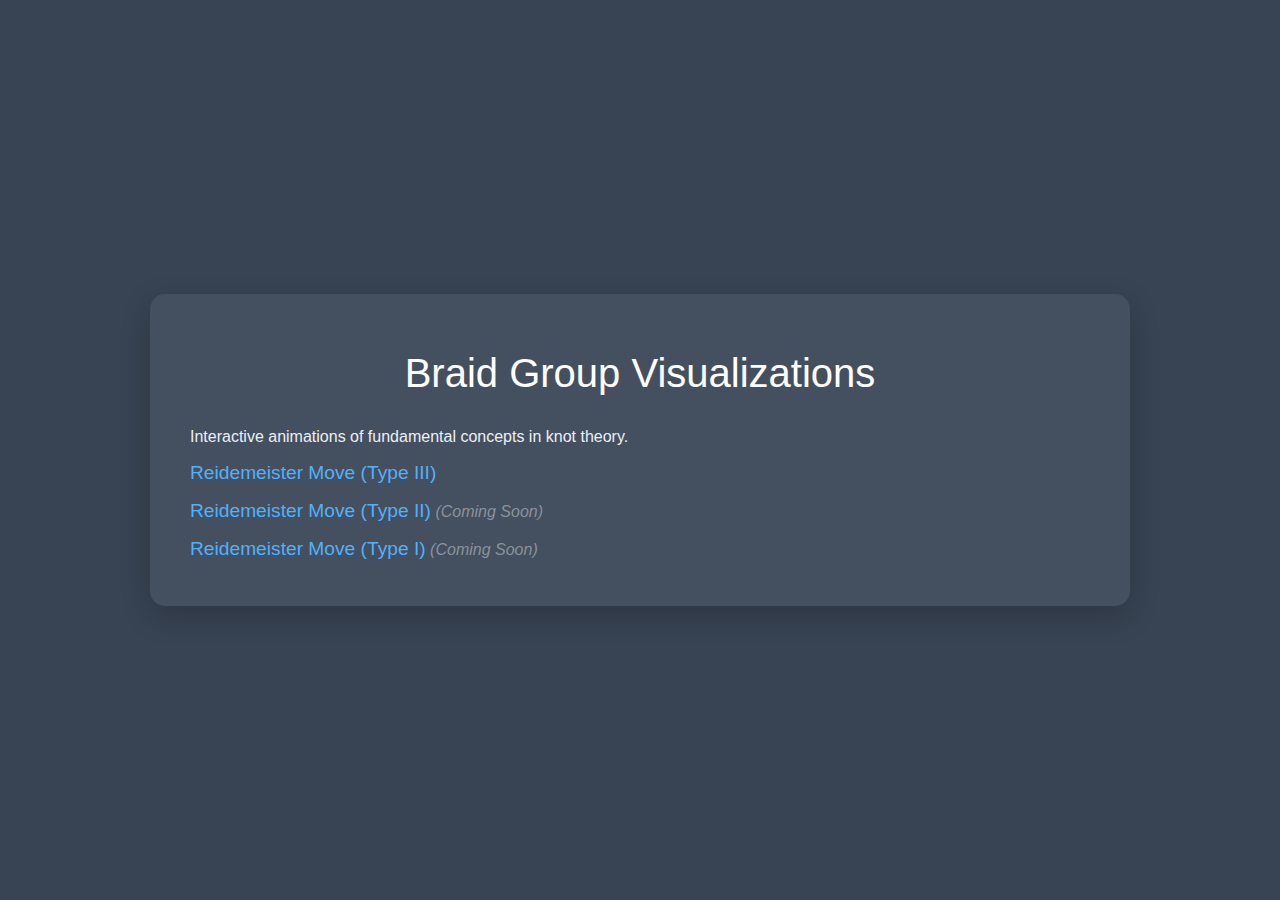
<file: index.html>
<!DOCTYPE html>
<html lang="en">
<head>
    <meta charset="UTF-8">
    <meta name="viewport" content="width=device-width, initial-scale=1.0">
    <title>Braid Group Visualizations</title>
    <link rel="stylesheet" href="./RIII/style.css"> 
    <style>
        /* A few extra styles just for the home page */
        .container { text-align: left; }
        .nav-list { list-style: none; padding-left: 0; }
        .nav-list li { margin-bottom: 1rem; }
        .nav-list a { 
            font-size: 1.2rem; 
            color: oklch(73.5% 0.14 245);
            text-decoration: none;
        }
        .nav-list a:hover { text-decoration: underline; }
        .nav-list span { color: oklch(81.16% 0.01 240 / 0.6); font-style: italic; }
    </style>
</head>
<body>
    <div class="container">
        <header>
            <h1>Braid Group Visualizations</h1>
            <p>Interactive animations of fundamental concepts in knot theory.</p>
        </header>
        
        <main>
            <ul class="nav-list">
                <li>
                    <a href="./RIII/index.html">Reidemeister Move (Type III)</a>
                </li>
                <li>
                    <a href="#">Reidemeister Move (Type II)</a> <span>(Coming Soon)</span>
                </li>
                <li>
                    <a href="#">Reidemeister Move (Type I)</a> <span>(Coming Soon)</span>
                </li>
            </ul>
        </main>
    </div>
</body>
</html>
</file>
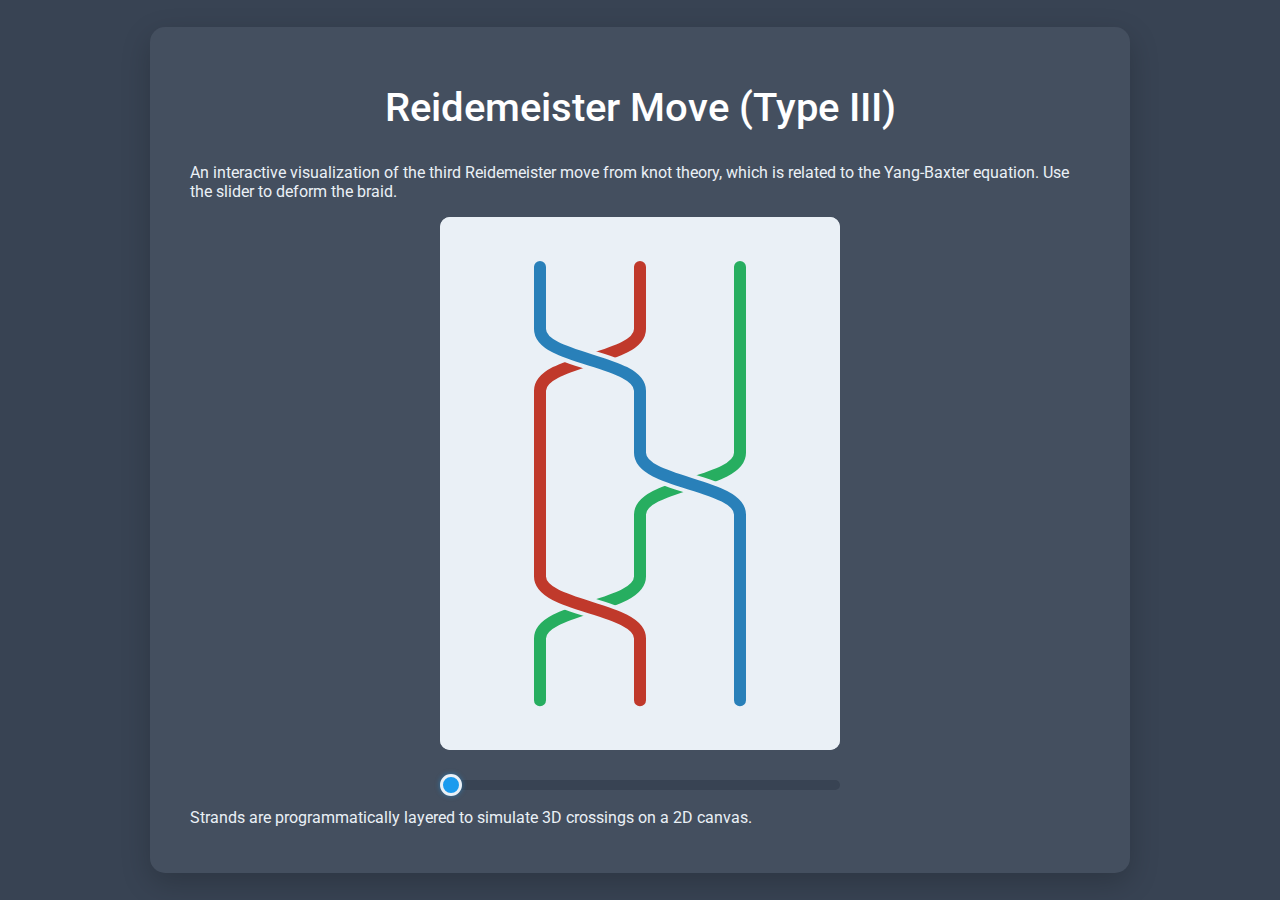
<file: RIII/index.html>
<!DOCTYPE html>
<html lang="en">
<head>
    <meta charset="UTF-8">
    <meta name="viewport" content="width=device-width, initial-scale=1.0">
    <title>Reidemeister Move Type III</title>
    
    <link rel="preconnect" href="https://fonts.googleapis.com">
    <link rel="preconnect" href="https://fonts.gstatic.com" crossorigin>
    <link href="https://fonts.googleapis.com/css2?family=Inter:wght@300;400;500&family=Roboto&display=swap" rel="stylesheet">
    
    <link rel="stylesheet" href="style.css">
</head>
<body>
    <div class="container">
        <header>
            <h1>Reidemeister Move (Type III)</h1>
            <p>An interactive visualization of the third Reidemeister move from knot theory, which is related to the Yang-Baxter equation. Use the slider to deform the braid.</p>
        </header>
        
        <main class="animation-wrapper">
            <canvas id="braid-canvas"></canvas>
            <input type="range" id="t-slider" min="0" max="1" step="0.005" value="0">
        </main>
        
        <footer>
            <p>Strands are programmatically layered to simulate 3D crossings on a 2D canvas.</p>
        </footer>
    </div>
    <script src="script.js"></script>
</body>
</html>
</file>
<file: RIII/style.css>
/* General Body Styling */
body {
    /* Font updated to Noto Sans */
    font-family: 'Noto Sans', 'Segoe UI', 'Roboto', sans-serif;
    background-color: oklch(38.05% 0.03 255.3);
    color: oklch(95.27% 0.01 240);
    display: flex;
    justify-content: center;
    align-items: center;
    min-height: 100vh;
    margin: 0;
    padding: 20px;
    box-sizing: border-box;
    font-size: 16px;
}

/* Main Container */
.container {
    width: 100%;
    max-width: 900px; /* Increased width for the new layout */
    text-align: left; 
    background-color: oklch(42.5% 0.03 255.3);
    padding: 30px 40px;
    border-radius: 15px;
    box-shadow: 0 10px 30px rgba(0, 0, 0, 0.2);
}

/* Header Styling */
header h1 {
    font-weight: 500;
    margin-bottom: 2rem;
    color: oklch(100% 0 0);
    text-align: center; 
    font-size: 2.5rem;
}

/* Content Section Styling (for text) */
.content-section {
    max-width: 700px;
    margin: 0 auto 2.5rem auto;
    text-align: left;
}

.content-section h2 {
    font-weight: 500;
    margin-bottom: 1rem;
    border-bottom: 1px solid oklch(95.27% 0.01 240 / 0.2);
    padding-bottom: 0.5rem;
}

.content-section p {
    font-weight: 300;
    line-height: 1.7;
    margin-bottom: 1rem;
    color: oklch(81.16% 0.01 240);
}

/* Grid for the animation cards */
.animations-grid {
    display: grid;
    /* Create three columns on wider screens */
    grid-template-columns: repeat(auto-fit, minmax(280px, 1fr));
    gap: 1.5rem;
    margin-bottom: 2.5rem;
}

/* A single animation card */
.animation-card {
    background-color: oklch(38.05% 0.03 255.3 / 0.5);
    padding: 1.5rem;
    border-radius: 10px;
    display: flex;
    flex-direction: column;
}

.animation-card h3 {
    text-align: center;
    margin-bottom: 0.5rem;
}
.animation-card p {
    text-align: center;
    font-size: 0.9em;
    max-width: 400px;
    margin: 0 auto 1.5rem auto;
    flex-grow: 1; /* Allows text to take up space, aligning sliders */
}

/* Wrapper for the canvas and slider */
.animation-wrapper {
    display: flex;
    flex-direction: column;
    align-items: center;
}

#braid-canvas {
    display: block;
    width: 100%;
    max-width: 400px;
    height: auto;
    background-color: oklch(95.27% 0.01 240);
    border-radius: 10px;
    box-shadow: inset 0 2px 8px rgba(0, 0, 0, 0.1);
}

#t-slider {
    -webkit-appearance: none;
    appearance: none;
    width: 100%;
    max-width: 400px;
    height: 10px;
    background: oklch(38.05% 0.03 255.3);
    outline: none;
    border-radius: 5px;
    margin-top: 30px;
}

/* Placeholder Styling */
.animation-card.placeholder {
    opacity: 0.6;
}

.placeholder-box {
    display: flex;
    justify-content: center;
    align-items: center;
    width: 100%;
    max-width: 400px;
    margin: 0 auto;
    aspect-ratio: 3 / 4;
    background-color: oklch(42.5% 0.03 255.3 / 0.5);
    border: 2px dashed oklch(95.27% 0.01 240 / 0.3);
    border-radius: 10px;
    font-size: 1.5rem;
    color: oklch(95.27% 0.01 240 / 0.5);
}

/* ... Slider thumb styles (no changes) ... */
#t-slider::-webkit-slider-thumb { -webkit-appearance: none; appearance: none; width: 22px; height: 22px; background: oklch(66.5% 0.16 245); cursor: pointer; border-radius: 50%; border: 3px solid oklch(95.27% 0.01 240); box-shadow: 0 0 5px oklch(66.5% 0.16 245 / 0.5); }
#t-slider::-moz-range-thumb { width: 22px; height: 22px; background: oklch(66.5% 0.16 245); cursor: pointer; border-radius: 50%; border: 3px solid oklch(95.27% 0.01 240); box-shadow: 0 0 5px oklch(66.5% 0.16 245 / 0.5); }
</file>
